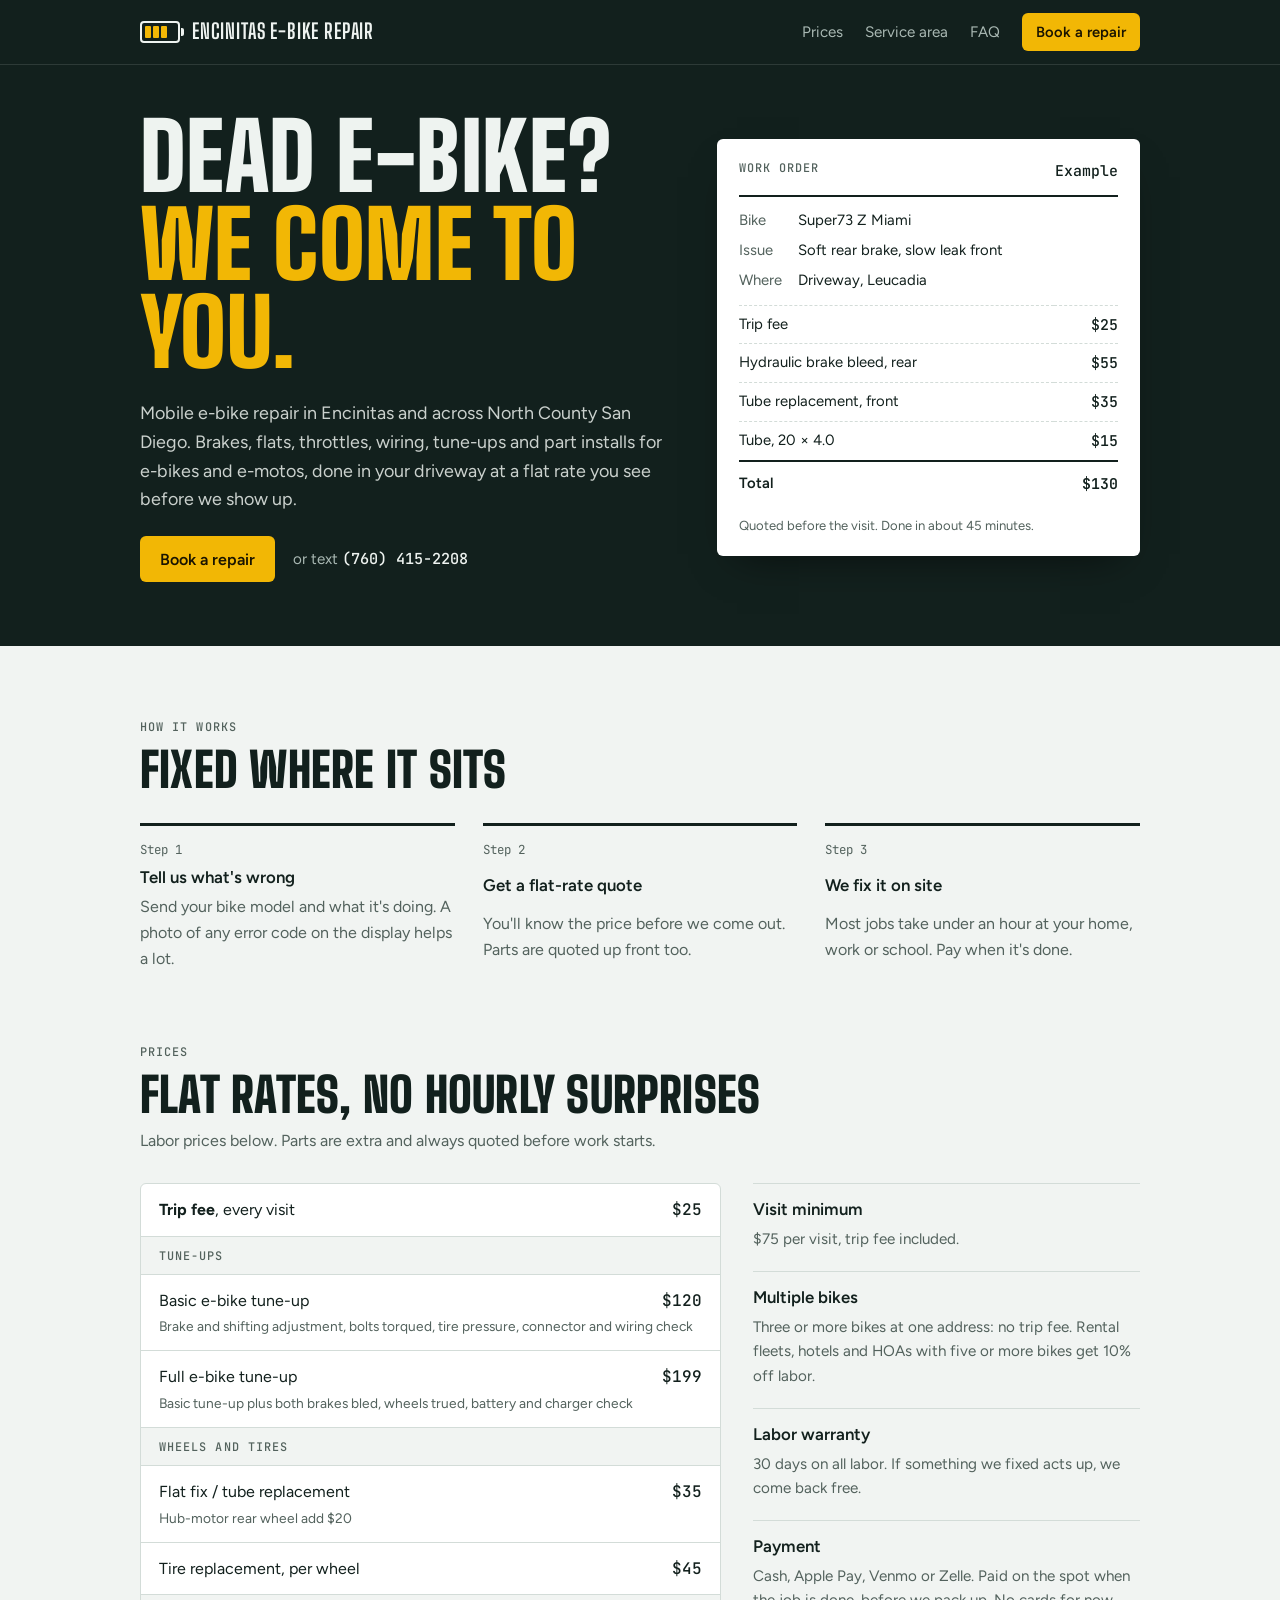
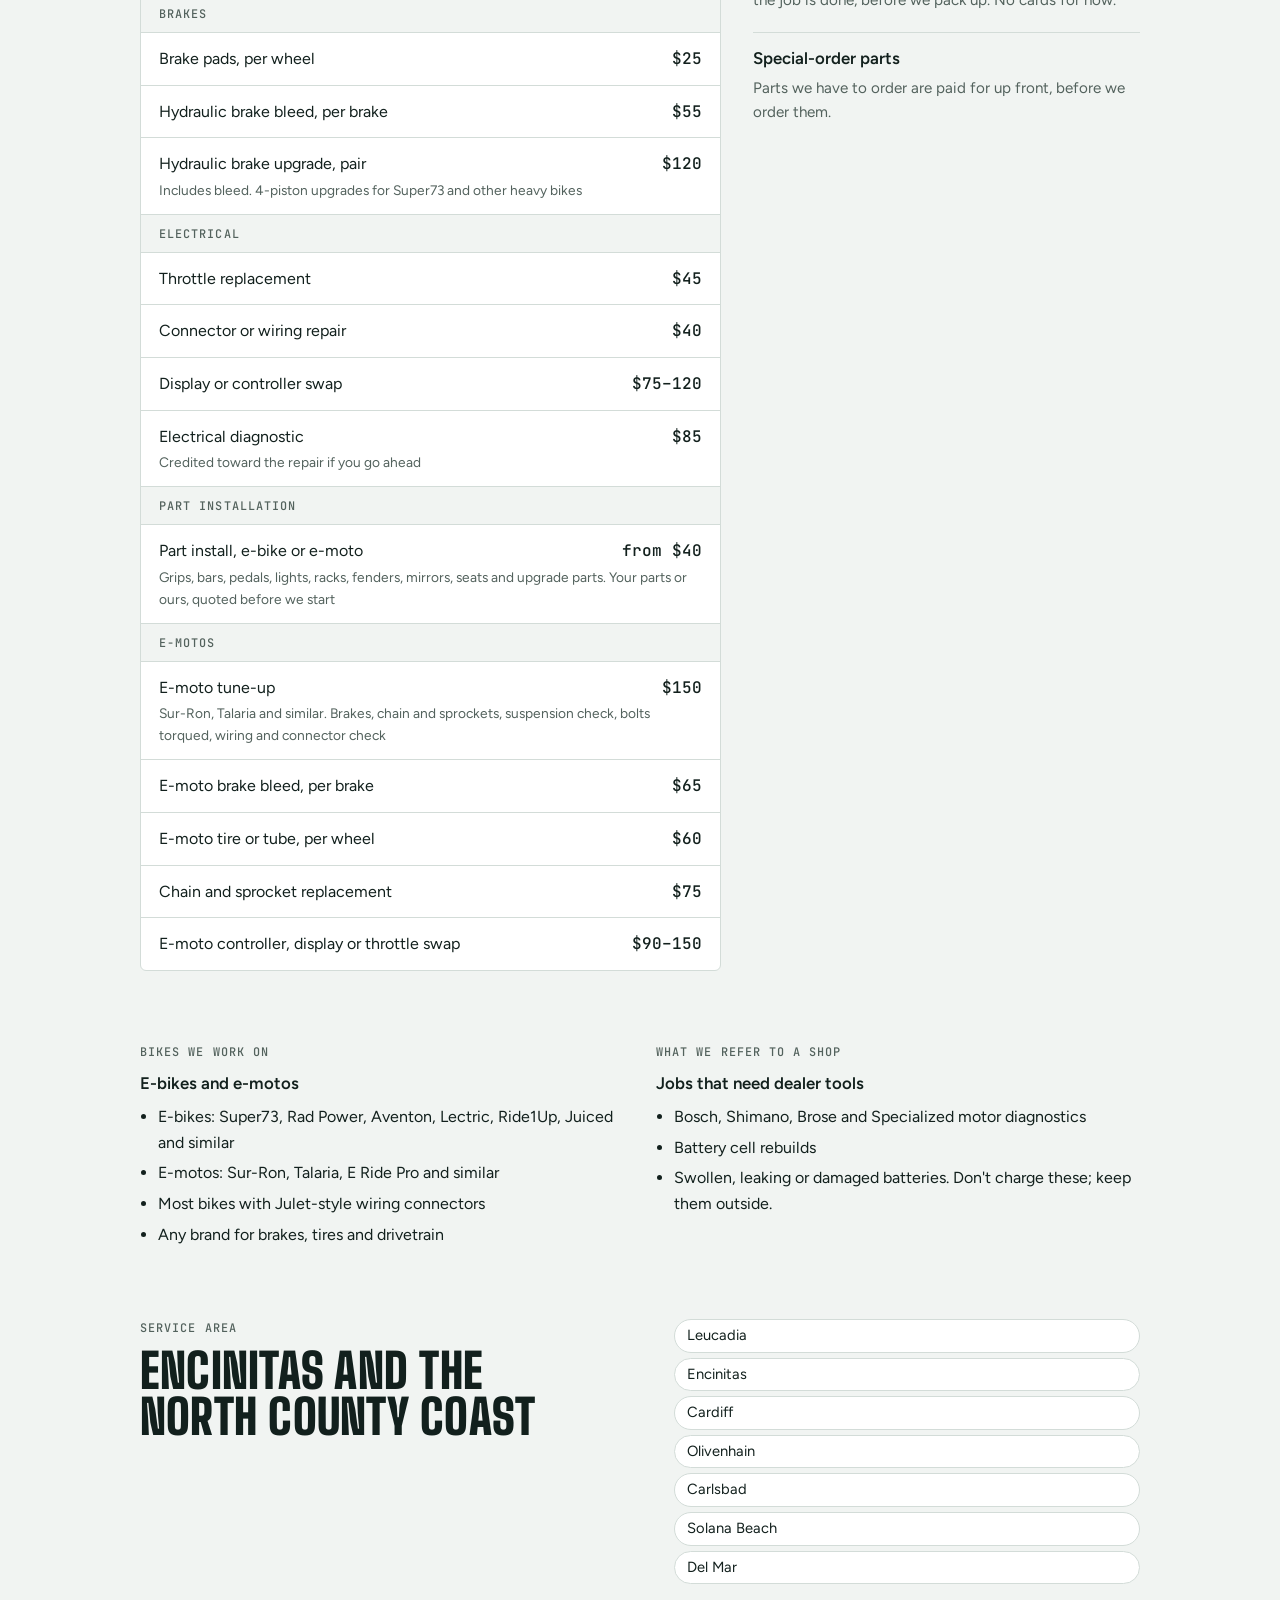
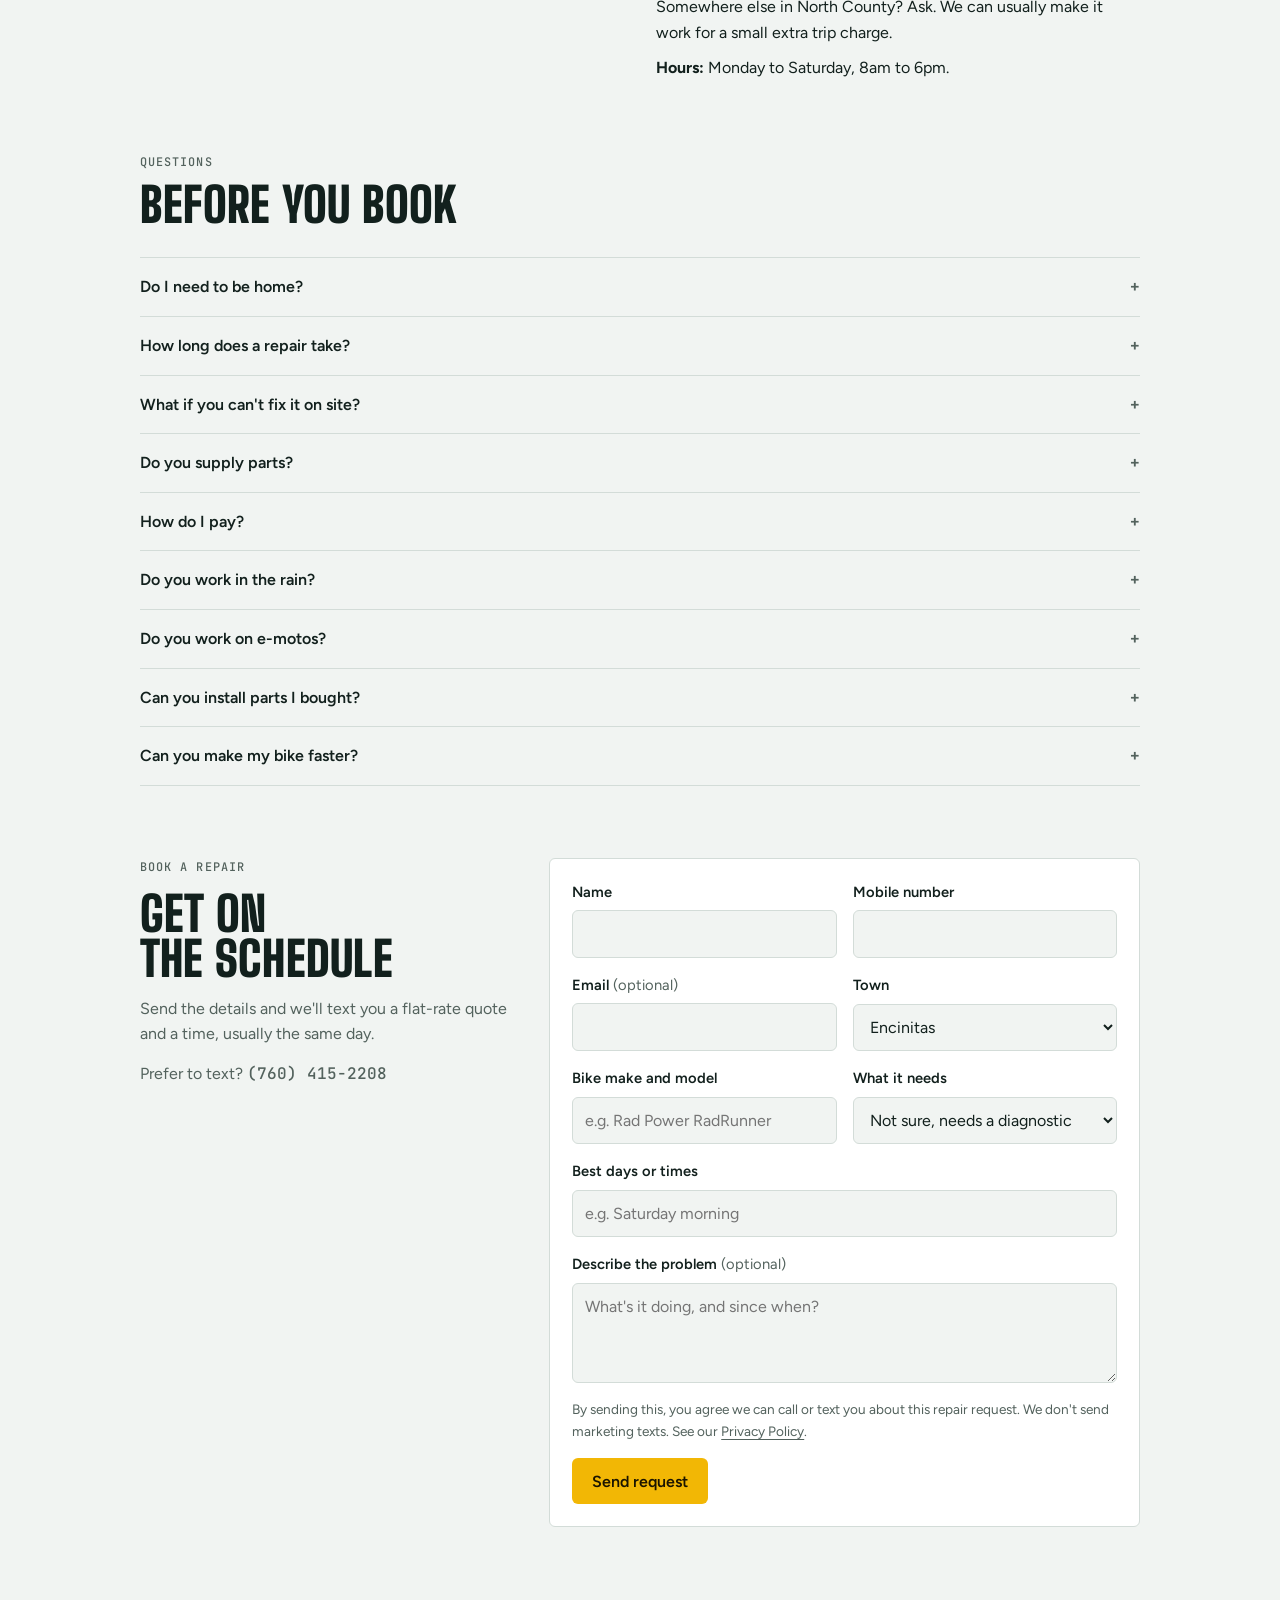
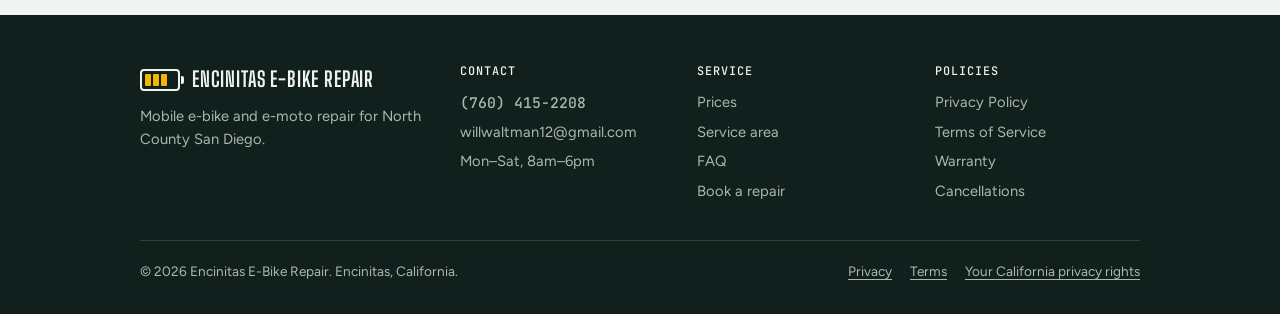
<file: index.html>
<!doctype html>
<html lang="en">
<head>
<meta charset="utf-8">
<meta name="viewport" content="width=device-width, initial-scale=1, viewport-fit=cover">
<title>Mobile E-Bike Repair in Encinitas | Encinitas E-Bike Repair</title>
<meta name="claude:viewport-fit-sides" content="cover">
<meta name="description" content="Mobile e-bike and e-moto repair in Encinitas, Leucadia, Cardiff, Carlsbad and Solana Beach. We come to you: brakes, flats, wiring, tune-ups and part installs.">
<meta property="og:title" content="Mobile E-Bike Repair in Encinitas | Encinitas E-Bike Repair">
<meta property="og:description" content="Mobile e-bike and e-moto repair in Encinitas and North County San Diego. We come to you.">
<link rel="canonical" href="https://encinitasebikerepair.com/">
<meta property="og:site_name" content="Encinitas E-Bike Repair">
<meta property="og:url" content="https://encinitasebikerepair.com/">
<meta property="og:image" content="https://encinitasebikerepair.com/og-image.png">
<meta property="og:image:width" content="1200">
<meta property="og:image:height" content="630">
<meta property="og:locale" content="en_US">
<meta name="twitter:card" content="summary_large_image">
<meta name="twitter:title" content="Mobile E-Bike Repair in Encinitas | Encinitas E-Bike Repair">
<meta name="twitter:description" content="Mobile e-bike and e-moto repair in Encinitas and North County San Diego. We come to you.">
<meta name="twitter:image" content="https://encinitasebikerepair.com/og-image.png">
<meta name="theme-color" content="#12201d">
<link rel="apple-touch-icon" href="apple-touch-icon.png">
<meta property="og:type" content="website">
<link rel="icon" href="favicon.svg" type="image/svg+xml">
<link rel="preconnect" href="https://fonts.googleapis.com">
<link rel="preconnect" href="https://fonts.gstatic.com" crossorigin>
<link rel="preload" as="style" href="https://fonts.googleapis.com/css2?family=Big+Shoulders+Display:wght@700;900&family=Figtree:wght@400;500;600&family=JetBrains+Mono:wght@500&display=swap">
<link rel="stylesheet" href="https://fonts.googleapis.com/css2?family=Big+Shoulders+Display:wght@700;900&family=Figtree:wght@400;500;600&family=JetBrains+Mono:wght@500&display=swap" media="print" onload="this.media='all'">
<noscript><link rel="stylesheet" href="https://fonts.googleapis.com/css2?family=Big+Shoulders+Display:wght@700;900&family=Figtree:wght@400;500;600&family=JetBrains+Mono:wght@500&display=swap"></noscript>
<link rel="stylesheet" href="styles.css?v=20261105">
<script type="application/ld+json">
{
  "@context": "https://schema.org",
  "@type": "BicycleStore",
  "@id": "https://encinitasebikerepair.com/#business",
  "name": "Encinitas E-Bike Repair",
  "description": "Mobile e-bike and e-moto repair in Encinitas and North County San Diego. Brakes, flats, wiring, tune-ups and part installation, done at your home.",
  "url": "https://encinitasebikerepair.com/",
  "telephone": "+1-760-415-2208",
  "email": "willwaltman12@gmail.com",
  "image": "https://encinitasebikerepair.com/og-image.png",
  "logo": "https://encinitasebikerepair.com/apple-touch-icon.png",
  "priceRange": "$$",
  "paymentAccepted": "Cash, Apple Pay, Venmo, Zelle",
  "currenciesAccepted": "USD",
  "address": {
    "@type": "PostalAddress",
    "addressLocality": "Encinitas",
    "addressRegion": "CA",
    "postalCode": "92024",
    "addressCountry": "US"
  },
  "geo": {
    "@type": "GeoCoordinates",
    "latitude": 33.0369,
    "longitude": -117.292
  },
  "areaServed": [
    {
      "@type": "City",
      "name": "Encinitas"
    },
    {
      "@type": "City",
      "name": "Leucadia"
    },
    {
      "@type": "City",
      "name": "Cardiff-by-the-Sea"
    },
    {
      "@type": "City",
      "name": "Olivenhain"
    },
    {
      "@type": "City",
      "name": "Carlsbad"
    },
    {
      "@type": "City",
      "name": "Solana Beach"
    },
    {
      "@type": "City",
      "name": "Del Mar"
    }
  ],
  "openingHoursSpecification": [
    {
      "@type": "OpeningHoursSpecification",
      "dayOfWeek": [
        "Monday",
        "Tuesday",
        "Wednesday",
        "Thursday",
        "Friday",
        "Saturday"
      ],
      "opens": "08:00",
      "closes": "18:00"
    }
  ],
  "hasOfferCatalog": {
    "@type": "OfferCatalog",
    "name": "E-bike and e-moto repair services",
    "itemListElement": [
      {
        "@type": "Offer",
        "itemOffered": {
          "@type": "Service",
          "name": "Basic e-bike tune-up"
        },
        "price": "120",
        "priceCurrency": "USD"
      },
      {
        "@type": "Offer",
        "itemOffered": {
          "@type": "Service",
          "name": "Full e-bike tune-up"
        },
        "price": "199",
        "priceCurrency": "USD"
      },
      {
        "@type": "Offer",
        "itemOffered": {
          "@type": "Service",
          "name": "Flat fix / tube replacement"
        },
        "price": "35",
        "priceCurrency": "USD"
      },
      {
        "@type": "Offer",
        "itemOffered": {
          "@type": "Service",
          "name": "Tire replacement, per wheel"
        },
        "price": "45",
        "priceCurrency": "USD"
      },
      {
        "@type": "Offer",
        "itemOffered": {
          "@type": "Service",
          "name": "Brake pads, per wheel"
        },
        "price": "25",
        "priceCurrency": "USD"
      },
      {
        "@type": "Offer",
        "itemOffered": {
          "@type": "Service",
          "name": "Hydraulic brake bleed, per brake"
        },
        "price": "55",
        "priceCurrency": "USD"
      },
      {
        "@type": "Offer",
        "itemOffered": {
          "@type": "Service",
          "name": "Hydraulic brake upgrade, pair"
        },
        "price": "120",
        "priceCurrency": "USD"
      },
      {
        "@type": "Offer",
        "itemOffered": {
          "@type": "Service",
          "name": "Throttle replacement"
        },
        "price": "45",
        "priceCurrency": "USD"
      },
      {
        "@type": "Offer",
        "itemOffered": {
          "@type": "Service",
          "name": "Connector or wiring repair"
        },
        "price": "40",
        "priceCurrency": "USD"
      },
      {
        "@type": "Offer",
        "itemOffered": {
          "@type": "Service",
          "name": "Electrical diagnostic"
        },
        "price": "85",
        "priceCurrency": "USD"
      },
      {
        "@type": "Offer",
        "itemOffered": {
          "@type": "Service",
          "name": "E-bike or e-moto part installation"
        },
        "price": "40",
        "priceCurrency": "USD"
      },
      {
        "@type": "Offer",
        "itemOffered": {
          "@type": "Service",
          "name": "E-moto tune-up"
        },
        "price": "150",
        "priceCurrency": "USD"
      },
      {
        "@type": "Offer",
        "itemOffered": {
          "@type": "Service",
          "name": "E-moto brake bleed, per brake"
        },
        "price": "65",
        "priceCurrency": "USD"
      },
      {
        "@type": "Offer",
        "itemOffered": {
          "@type": "Service",
          "name": "E-moto tire or tube, per wheel"
        },
        "price": "60",
        "priceCurrency": "USD"
      },
      {
        "@type": "Offer",
        "itemOffered": {
          "@type": "Service",
          "name": "Chain and sprocket replacement"
        },
        "price": "75",
        "priceCurrency": "USD"
      }
    ]
  }
}
</script>
</head>
<body>
<a class="skip" href="#main">Skip to content</a>
<div class="promo" data-ends="2026-12-01T00:00:00-08:00">
  <div class="wrap">
    <p><strong>November special: 25% off all labor</strong> <span class="promo-more">on repairs done by Nov 30. Trip fee and parts not included.</span><span class="promo-short">through Nov 30.</span></p>
    <a href="#book">Book now</a>
  </div>
</div>

<header class="site-header">
  <div class="wrap">
    <a class="brand" href="index.html"><span class="batt" aria-hidden="true"><i></i><i></i><i></i><i class="off"></i></span>Encinitas E-Bike Repair</a>
    <nav class="nav" aria-label="Main">
      <a href="#prices">Prices</a>
      <a href="#area">Service area</a>
      <a href="#faq">FAQ</a>
      <a class="btn small" href="#book">Book a repair</a>
    </nav>
  </div>
</header>

<main id="main">
  <div class="hero">
    <div class="wrap">
      <div class="hero-copy">
        <h1>Dead e-bike?<br><span>We come to you.</span></h1>
        <p class="lede">Mobile e-bike repair in Encinitas and across North County San Diego. Brakes, flats, throttles, wiring, tune-ups and part installs for e-bikes and e-motos, done in your driveway at a flat rate you see before we show up.</p>
        <div class="cta-row">
          <a class="btn" href="#book">Book a repair</a>
          <span class="alt">or text <span class="num">(760) 415-2208</span></span>
        </div>
      </div>
      <aside class="ticket" aria-label="Example quote">
        <div class="ticket-head"><span class="eyebrow">Work order</span><span class="num">Example</span></div>
        <dl>
          <dt>Bike</dt><dd>Super73 Z Miami</dd>
          <dt>Issue</dt><dd>Soft rear brake, slow leak front</dd>
          <dt>Where</dt><dd>Driveway, Leucadia</dd>
        </dl>
        <table>
          <tr><td>Trip fee</td><td class="num">$25</td></tr>
          <tr><td>Hydraulic brake bleed, rear</td><td class="num">$55</td></tr>
          <tr><td>Tube replacement, front</td><td class="num">$35</td></tr>
          <tr><td>Tube, 20 × 4.0</td><td class="num">$15</td></tr>
          <tr class="total"><td>Total</td><td class="num">$130</td></tr>
        </table>
        <p class="stamp">Quoted before the visit. Done in about 45 minutes.</p>
      </aside>
    </div>
  </div>

  <section id="how">
    <div class="wrap">
      <div class="section-head"><span class="eyebrow">How it works</span><h2>Fixed where it sits</h2></div>
      <ol class="steps">
        <li><h3>Tell us what's wrong</h3><p>Send your bike model and what it's doing. A photo of any error code on the display helps a lot.</p></li>
        <li><h3>Get a flat-rate quote</h3><p>You'll know the price before we come out. Parts are quoted up front too.</p></li>
        <li><h3>We fix it on site</h3><p>Most jobs take under an hour at your home, work or school. Pay when it's done.</p></li>
      </ol>
    </div>
  </section>

  <section id="prices">
    <div class="wrap">
      <div class="section-head"><span class="eyebrow">Prices</span><h2>Flat rates, no hourly surprises</h2><p>Labor prices below. Parts are extra and always quoted before work starts.</p></div>
      <div class="prices">
        <div class="board">
          <div class="board-row"><span><strong>Trip fee</strong>, every visit</span><span class="num">$25</span></div>
          <div class="board-group eyebrow">Tune-ups</div>
          <div class="board-row"><span>Basic e-bike tune-up</span><span class="num">$120</span><small>Brake and shifting adjustment, bolts torqued, tire pressure, connector and wiring check</small></div>
          <div class="board-row"><span>Full e-bike tune-up</span><span class="num">$199</span><small>Basic tune-up plus both brakes bled, wheels trued, battery and charger check</small></div>
          <div class="board-group eyebrow">Wheels and tires</div>
          <div class="board-row"><span>Flat fix / tube replacement</span><span class="num">$35</span><small>Hub-motor rear wheel add $20</small></div>
          <div class="board-row"><span>Tire replacement, per wheel</span><span class="num">$45</span></div>
          <div class="board-group eyebrow">Brakes</div>
          <div class="board-row"><span>Brake pads, per wheel</span><span class="num">$25</span></div>
          <div class="board-row"><span>Hydraulic brake bleed, per brake</span><span class="num">$55</span></div>
          <div class="board-row"><span>Hydraulic brake upgrade, pair</span><span class="num">$120</span><small>Includes bleed. 4-piston upgrades for Super73 and other heavy bikes</small></div>
          <div class="board-group eyebrow">Electrical</div>
          <div class="board-row"><span>Throttle replacement</span><span class="num">$45</span></div>
          <div class="board-row"><span>Connector or wiring repair</span><span class="num">$40</span></div>
          <div class="board-row"><span>Display or controller swap</span><span class="num">$75–120</span></div>
          <div class="board-row"><span>Electrical diagnostic</span><span class="num">$85</span><small>Credited toward the repair if you go ahead</small></div>
          <div class="board-group eyebrow">Part installation</div>
          <div class="board-row"><span>Part install, e-bike or e-moto</span><span class="num">from $40</span><small>Grips, bars, pedals, lights, racks, fenders, mirrors, seats and upgrade parts. Your parts or ours, quoted before we start</small></div>
          <div class="board-group eyebrow">E-motos</div>
          <div class="board-row"><span>E-moto tune-up</span><span class="num">$150</span><small>Sur-Ron, Talaria and similar. Brakes, chain and sprockets, suspension check, bolts torqued, wiring and connector check</small></div>
          <div class="board-row"><span>E-moto brake bleed, per brake</span><span class="num">$65</span></div>
          <div class="board-row"><span>E-moto tire or tube, per wheel</span><span class="num">$60</span></div>
          <div class="board-row"><span>Chain and sprocket replacement</span><span class="num">$75</span></div>
          <div class="board-row"><span>E-moto controller, display or throttle swap</span><span class="num">$90–150</span></div>
        </div>
        <div class="side-notes">
          <div class="note-block promo-note" data-ends="2026-12-01T00:00:00-08:00"><h3>November special</h3><p>25% off all labor prices on this page, on repairs done by November 30. Trip fee and parts are full price.</p></div>
          <div class="note-block"><h3>Visit minimum</h3><p>$75 per visit, trip fee included.</p></div>
          <div class="note-block"><h3>Multiple bikes</h3><p>Three or more bikes at one address: no trip fee. Rental fleets, hotels and HOAs with five or more bikes get 10% off labor.</p></div>
          <div class="note-block"><h3>Labor warranty</h3><p>30 days on all labor. If something we fixed acts up, we come back free.</p></div>
          <div class="note-block"><h3>Payment</h3><p>Cash, Apple Pay, Venmo or Zelle. Paid on the spot when the job is done, before we pack up. No cards for now.</p></div>
          <div class="note-block"><h3>Special-order parts</h3><p>Parts we have to order are paid for up front, before we order them.</p></div>
        </div>
      </div>
    </div>
  </section>

  <section id="bikes">
    <div class="wrap cols">
      <div>
        <span class="eyebrow">Bikes we work on</span>
        <h3>E-bikes and e-motos</h3>
        <ul>
          <li>E-bikes: Super73, Rad Power, Aventon, Lectric, Ride1Up, Juiced and similar</li>
          <li>E-motos: Sur-Ron, Talaria, E Ride Pro and similar</li>
          <li>Most bikes with Julet-style wiring connectors</li>
          <li>Any brand for brakes, tires and drivetrain</li>
        </ul>
      </div>
      <div>
        <span class="eyebrow">What we refer to a shop</span>
        <h3>Jobs that need dealer tools</h3>
        <ul>
          <li>Bosch, Shimano, Brose and Specialized motor diagnostics</li>
          <li>Battery cell rebuilds</li>
          <li>Swollen, leaking or damaged batteries. Don't charge these; keep them outside.</li>
        </ul>
      </div>
    </div>
  </section>

  <section id="area">
    <div class="wrap cols">
      <div>
        <span class="eyebrow">Service area</span>
        <h2>Encinitas and the North County coast</h2>
      </div>
      <div>
        <ul class="towns">
          <li>Leucadia</li><li>Encinitas</li><li>Cardiff</li><li>Olivenhain</li><li>Carlsbad</li><li>Solana Beach</li><li>Del Mar</li>
        </ul>
        <p>Somewhere else in North County? Ask. We can usually make it work for a small extra trip charge.</p>
        <p><strong>Hours:</strong> Monday to Saturday, 8am to 6pm.</p>
      </div>
    </div>
  </section>

  <section id="faq">
    <div class="wrap">
      <div class="section-head"><span class="eyebrow">Questions</span><h2>Before you book</h2></div>
      <div class="faq">
        <details><summary>Do I need to be home?</summary><p>Not always. If the bike is somewhere we can reach, like a driveway or side yard, and you've approved the quote, we can do the work and text you when it's done. Unattended repairs are paid up front by Apple Pay, Venmo or Zelle.</p></details>
        <details><summary>How long does a repair take?</summary><p>Most flats, brake jobs and throttle swaps take 20 to 60 minutes. A full tune-up takes about 90 minutes.</p></details>
        <details><summary>What if you can't fix it on site?</summary><p>If a job needs dealer software or a part we don't carry, we'll tell you before charging for labor, and point you to a shop that can help. You'd only pay the trip fee and any diagnostic you approved.</p></details>
        <details><summary>Do you supply parts?</summary><p>Yes. We carry common tubes, pads, throttles, connectors and chains. For anything else we order it, quote it first, and come back to install it.</p></details>
        <details><summary>How do I pay?</summary><p>Cash, Apple Pay, Venmo or Zelle. We don't take credit or debit cards yet. You pay when the job is done and you've seen the bike working. If you won't be home, you pay up front by Apple Pay, Venmo or Zelle.</p></details>
        <details><summary>Do you work in the rain?</summary><p>We need a dry, covered spot like a garage or carport to work on electrical parts. If there isn't one, we'll reschedule at no charge.</p></details>
        <details><summary>Do you work on e-motos?</summary><p>Yes. We do tune-ups, brakes, tires, chains and sprockets, wiring, and part installs on Sur-Ron, Talaria, E Ride Pro and similar e-motos. In California most e-motos are off-highway vehicles, not e-bikes, so they need to be ridden off-road or registered for the street.</p></details>
        <details><summary>Can you install parts I bought?</summary><p>Yes. Send us what you bought and we'll quote the install. We warranty our labor, but the part itself is covered by whoever sold it.</p></details>
        <details><summary>Can you make my bike faster?</summary><p>We don't remove speed limiters or set up bikes to go past California's legal e-bike class limits for street riding.</p></details>
      </div>
    </div>
  </section>

  <section id="book">
    <div class="wrap book">
      <div class="book-info">
        <span class="eyebrow">Book a repair</span>
        <h2>Get on the schedule</h2>
        <p>Send the details and we'll text you a flat-rate quote and a time, usually the same day.</p>
        <p>Prefer to text? <span class="num">(760) 415-2208</span></p>
      </div>
      <form id="booking" novalidate>
        <div class="row">
          <div class="field"><label for="name">Name</label><input id="name" name="name" autocomplete="name" required></div>
          <div class="field"><label for="phone">Mobile number</label><input id="phone" name="phone" type="tel" autocomplete="tel" inputmode="tel" required></div>
        </div>
        <div class="row">
          <div class="field"><label for="email">Email <span class="opt">(optional)</span></label><input id="email" name="email" type="email" autocomplete="email"></div>
          <div class="field"><label for="town">Town</label>
            <select id="town" name="town"><option>Leucadia</option><option selected>Encinitas</option><option>Cardiff</option><option>Olivenhain</option><option>Carlsbad</option><option>Solana Beach</option><option>Del Mar</option><option>Somewhere else</option></select>
          </div>
        </div>
        <div class="row">
          <div class="field"><label for="bike">Bike make and model</label><input id="bike" name="bike" placeholder="e.g. Rad Power RadRunner" required></div>
          <div class="field"><label for="job">What it needs</label>
            <select id="job" name="job"><option>Not sure, needs a diagnostic</option><option>Flat tire</option><option>Brakes</option><option>Throttle or display</option><option>Won't power on</option><option>Tune-up</option><option>Brake upgrade</option><option>Part installation</option><option>E-moto repair</option><option>Something else</option></select>
          </div>
        </div>
        <div class="field"><label for="when">Best days or times</label><input id="when" name="when" placeholder="e.g. Saturday morning"></div>
        <div class="field"><label for="details">Describe the problem <span class="opt">(optional)</span></label><textarea id="details" name="details" placeholder="What's it doing, and since when?"></textarea></div>
        <div class="hp" aria-hidden="true"><label for="company">Leave this empty</label><input id="company" name="_gotcha" tabindex="-1" autocomplete="off"></div>
        <p class="consent">By sending this, you agree we can call or text you about this repair request. We don't send marketing texts. See our <a href="privacy.html">Privacy Policy</a>.</p>
        <p class="form-msg" id="form-msg" role="status" hidden></p>
        <div><button class="btn" type="submit" id="submit">Send request</button></div>
        <div class="fallback" id="fallback" hidden>
          <p class="form-msg err">We couldn't send your request. Copy this and text it to <span class="num">(760) 415-2208</span> instead.</p>
          <pre id="fallback-text"></pre>
          <div><button class="btn ghost small" type="button" id="copy">Copy text</button> <span class="form-msg ok" id="copied" hidden>Copied</span></div>
        </div>
      </form>
    </div>
  </section>
</main>

<footer class="site-footer">
  <div class="wrap">
    <div class="foot-grid">
      <div>
        <a class="brand" href="index.html"><span class="batt" aria-hidden="true"><i></i><i></i><i></i><i class="off"></i></span>Encinitas E-Bike Repair</a>
        <p>Mobile e-bike and e-moto repair for North County San Diego.</p>
      </div>
      <div>
        <h3>Contact</h3>
        <ul>
          <li class="num">(760) 415-2208</li>
          <li>willwaltman12@gmail.com</li>
          <li>Mon–Sat, 8am–6pm</li>
        </ul>
      </div>
      <div>
        <h3>Service</h3>
        <ul>
          <li><a href="#prices">Prices</a></li>
          <li><a href="#area">Service area</a></li>
          <li><a href="#faq">FAQ</a></li>
          <li><a href="#book">Book a repair</a></li>
        </ul>
      </div>
      <div>
        <h3>Policies</h3>
        <ul>
          <li><a href="privacy.html">Privacy Policy</a></li>
          <li><a href="terms.html">Terms of Service</a></li>
          <li><a href="terms.html#warranty">Warranty</a></li>
          <li><a href="terms.html#cancellations">Cancellations</a></li>
        </ul>
      </div>
    </div>
    <div class="legal-bar">
      <span>© <span id="year">2026</span> Encinitas E-Bike Repair. Encinitas, California.</span>
      <nav aria-label="Legal"><a href="privacy.html">Privacy</a><a href="terms.html">Terms</a><a href="privacy.html#ccpa">Your California privacy rights</a></nav>
    </div>
  </div>
</footer>

<script src="script.js?v=20261105"></script>
</body>
</html>
</file>
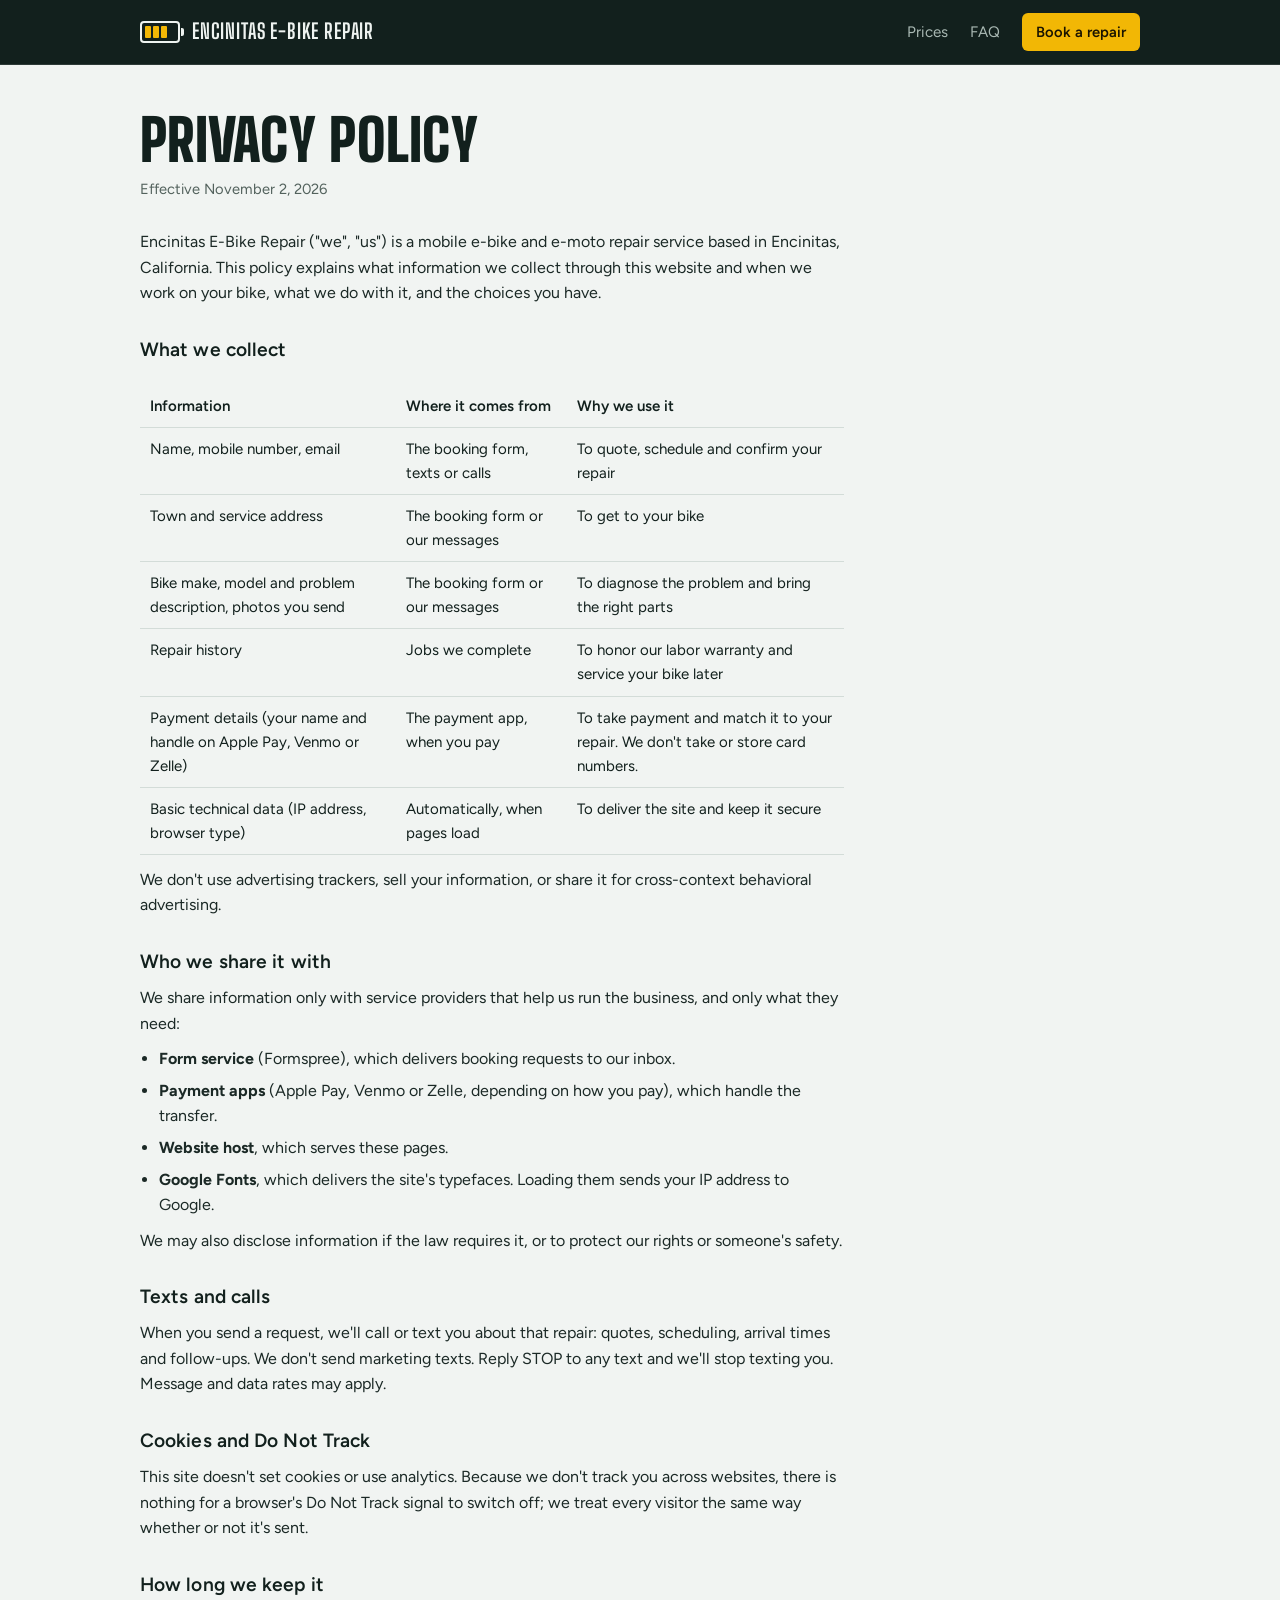
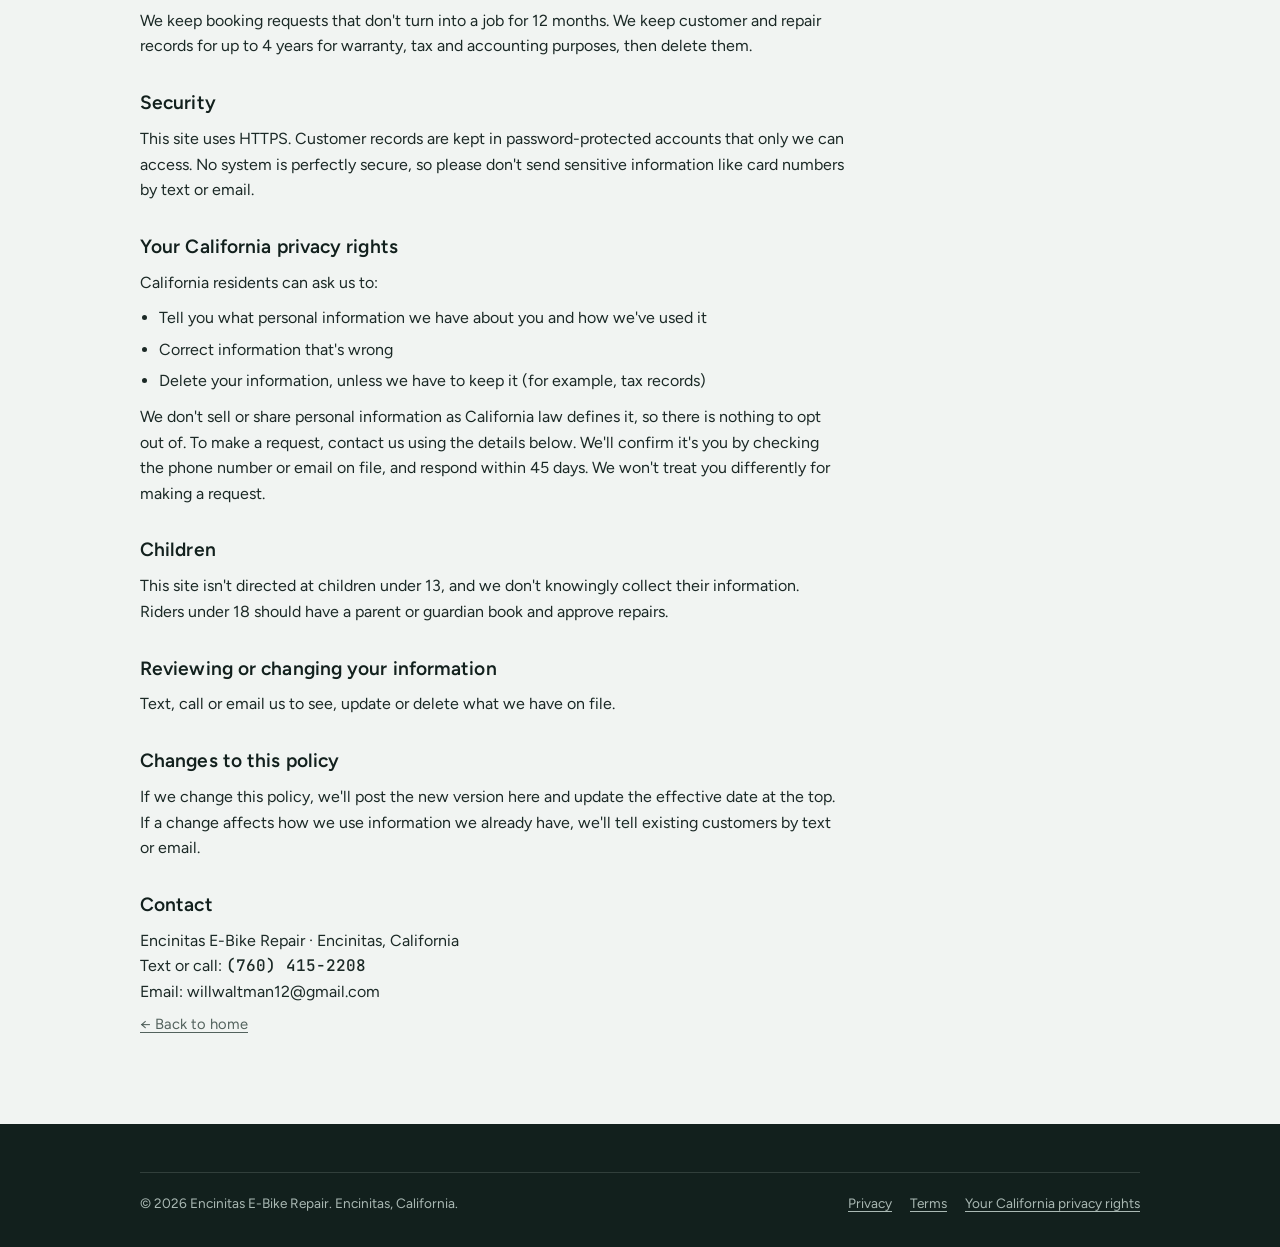
<file: privacy.html>
<!doctype html>
<html lang="en">
<head>
<meta charset="utf-8">
<meta name="viewport" content="width=device-width, initial-scale=1, viewport-fit=cover">
<title>Privacy Policy · Encinitas E-Bike Repair</title>
<meta name="claude:viewport-fit-sides" content="cover">
<meta name="description" content="How Encinitas E-Bike Repair collects, uses and protects your information.">
<link rel="icon" href="favicon.svg" type="image/svg+xml">
<link rel="canonical" href="https://encinitasebikerepair.com/privacy.html">
<meta property="og:site_name" content="Encinitas E-Bike Repair">
<meta property="og:url" content="https://encinitasebikerepair.com/privacy.html">
<meta property="og:image" content="https://encinitasebikerepair.com/og-image.png">
<meta property="og:image:width" content="1200">
<meta property="og:image:height" content="630">
<meta property="og:locale" content="en_US">
<meta name="twitter:card" content="summary_large_image">
<meta name="twitter:title" content="Privacy Policy · Encinitas E-Bike Repair">
<meta name="twitter:description" content="How Encinitas E-Bike Repair collects, uses and protects your information.">
<meta name="twitter:image" content="https://encinitasebikerepair.com/og-image.png">
<meta name="theme-color" content="#12201d">
<link rel="apple-touch-icon" href="apple-touch-icon.png">
<link rel="preconnect" href="https://fonts.googleapis.com">
<link rel="preconnect" href="https://fonts.gstatic.com" crossorigin>
<link rel="preload" as="style" href="https://fonts.googleapis.com/css2?family=Big+Shoulders+Display:wght@700;900&family=Figtree:wght@400;500;600&family=JetBrains+Mono:wght@500&display=swap">
<link rel="stylesheet" href="https://fonts.googleapis.com/css2?family=Big+Shoulders+Display:wght@700;900&family=Figtree:wght@400;500;600&family=JetBrains+Mono:wght@500&display=swap" media="print" onload="this.media='all'">
<noscript><link rel="stylesheet" href="https://fonts.googleapis.com/css2?family=Big+Shoulders+Display:wght@700;900&family=Figtree:wght@400;500;600&family=JetBrains+Mono:wght@500&display=swap"></noscript>
<link rel="stylesheet" href="styles.css?v=20261105">
</head>
<body>
<a class="skip" href="#main">Skip to content</a>
<header class="site-header">
  <div class="wrap">
    <a class="brand" href="index.html"><span class="batt" aria-hidden="true"><i></i><i></i><i></i><i class="off"></i></span>Encinitas E-Bike Repair</a>
    <nav class="nav" aria-label="Main"><a href="index.html#prices">Prices</a><a href="index.html#faq">FAQ</a><a class="btn small" href="index.html#book">Book a repair</a></nav>
  </div>
</header>

<main id="main" class="wrap">
  <article class="prose">
    <h1>Privacy Policy</h1>
    <p class="updated">Effective November 2, 2026</p>

    <p>Encinitas E-Bike Repair ("we", "us") is a mobile e-bike and e-moto repair service based in Encinitas, California. This policy explains what information we collect through this website and when we work on your bike, what we do with it, and the choices you have.</p>

    <h2>What we collect</h2>
    <div class="table-scroll">
      <table>
        <thead><tr><th>Information</th><th>Where it comes from</th><th>Why we use it</th></tr></thead>
        <tbody>
          <tr><td>Name, mobile number, email</td><td>The booking form, texts or calls</td><td>To quote, schedule and confirm your repair</td></tr>
          <tr><td>Town and service address</td><td>The booking form or our messages</td><td>To get to your bike</td></tr>
          <tr><td>Bike make, model and problem description, photos you send</td><td>The booking form or our messages</td><td>To diagnose the problem and bring the right parts</td></tr>
          <tr><td>Repair history</td><td>Jobs we complete</td><td>To honor our labor warranty and service your bike later</td></tr>
          <tr><td>Payment details (your name and handle on Apple Pay, Venmo or Zelle)</td><td>The payment app, when you pay</td><td>To take payment and match it to your repair. We don't take or store card numbers.</td></tr>
          <tr><td>Basic technical data (IP address, browser type)</td><td>Automatically, when pages load</td><td>To deliver the site and keep it secure</td></tr>
        </tbody>
      </table>
    </div>
    <p>We don't use advertising trackers, sell your information, or share it for cross-context behavioral advertising.</p>

    <h2>Who we share it with</h2>
    <p>We share information only with service providers that help us run the business, and only what they need:</p>
    <ul>
      <li><strong>Form service</strong> (Formspree), which delivers booking requests to our inbox.</li>
      <li><strong>Payment apps</strong> (Apple Pay, Venmo or Zelle, depending on how you pay), which handle the transfer.</li>
      <li><strong>Website host</strong>, which serves these pages.</li>
      <li><strong>Google Fonts</strong>, which delivers the site's typefaces. Loading them sends your IP address to Google.</li>
    </ul>
    <p>We may also disclose information if the law requires it, or to protect our rights or someone's safety.</p>

    <h2>Texts and calls</h2>
    <p>When you send a request, we'll call or text you about that repair: quotes, scheduling, arrival times and follow-ups. We don't send marketing texts. Reply STOP to any text and we'll stop texting you. Message and data rates may apply.</p>

    <h2>Cookies and Do Not Track</h2>
    <p>This site doesn't set cookies or use analytics. Because we don't track you across websites, there is nothing for a browser's Do Not Track signal to switch off; we treat every visitor the same way whether or not it's sent.</p>

    <h2>How long we keep it</h2>
    <p>We keep booking requests that don't turn into a job for 12 months. We keep customer and repair records for up to 4 years for warranty, tax and accounting purposes, then delete them.</p>

    <h2>Security</h2>
    <p>This site uses HTTPS. Customer records are kept in password-protected accounts that only we can access. No system is perfectly secure, so please don't send sensitive information like card numbers by text or email.</p>

    <h2 id="ccpa">Your California privacy rights</h2>
    <p>California residents can ask us to:</p>
    <ul>
      <li>Tell you what personal information we have about you and how we've used it</li>
      <li>Correct information that's wrong</li>
      <li>Delete your information, unless we have to keep it (for example, tax records)</li>
    </ul>
    <p>We don't sell or share personal information as California law defines it, so there is nothing to opt out of. To make a request, contact us using the details below. We'll confirm it's you by checking the phone number or email on file, and respond within 45 days. We won't treat you differently for making a request.</p>

    <h2>Children</h2>
    <p>This site isn't directed at children under 13, and we don't knowingly collect their information. Riders under 18 should have a parent or guardian book and approve repairs.</p>

    <h2>Reviewing or changing your information</h2>
    <p>Text, call or email us to see, update or delete what we have on file.</p>

    <h2>Changes to this policy</h2>
    <p>If we change this policy, we'll post the new version here and update the effective date at the top. If a change affects how we use information we already have, we'll tell existing customers by text or email.</p>

    <h2>Contact</h2>
    <p>Encinitas E-Bike Repair · Encinitas, California<br>
    Text or call: <span class="num">(760) 415-2208</span><br>
    Email: willwaltman12@gmail.com</p>

    <a class="back" href="index.html">← Back to home</a>
  </article>
</main>

<footer class="site-footer">
  <div class="wrap">
    <div class="legal-bar">
      <span>© <span id="year">2026</span> Encinitas E-Bike Repair. Encinitas, California.</span>
      <nav aria-label="Legal"><a href="privacy.html">Privacy</a><a href="terms.html">Terms</a><a href="privacy.html#ccpa">Your California privacy rights</a></nav>
    </div>
  </div>
</footer>
<script src="script.js?v=20261105"></script>
</body>
</html>
</file>
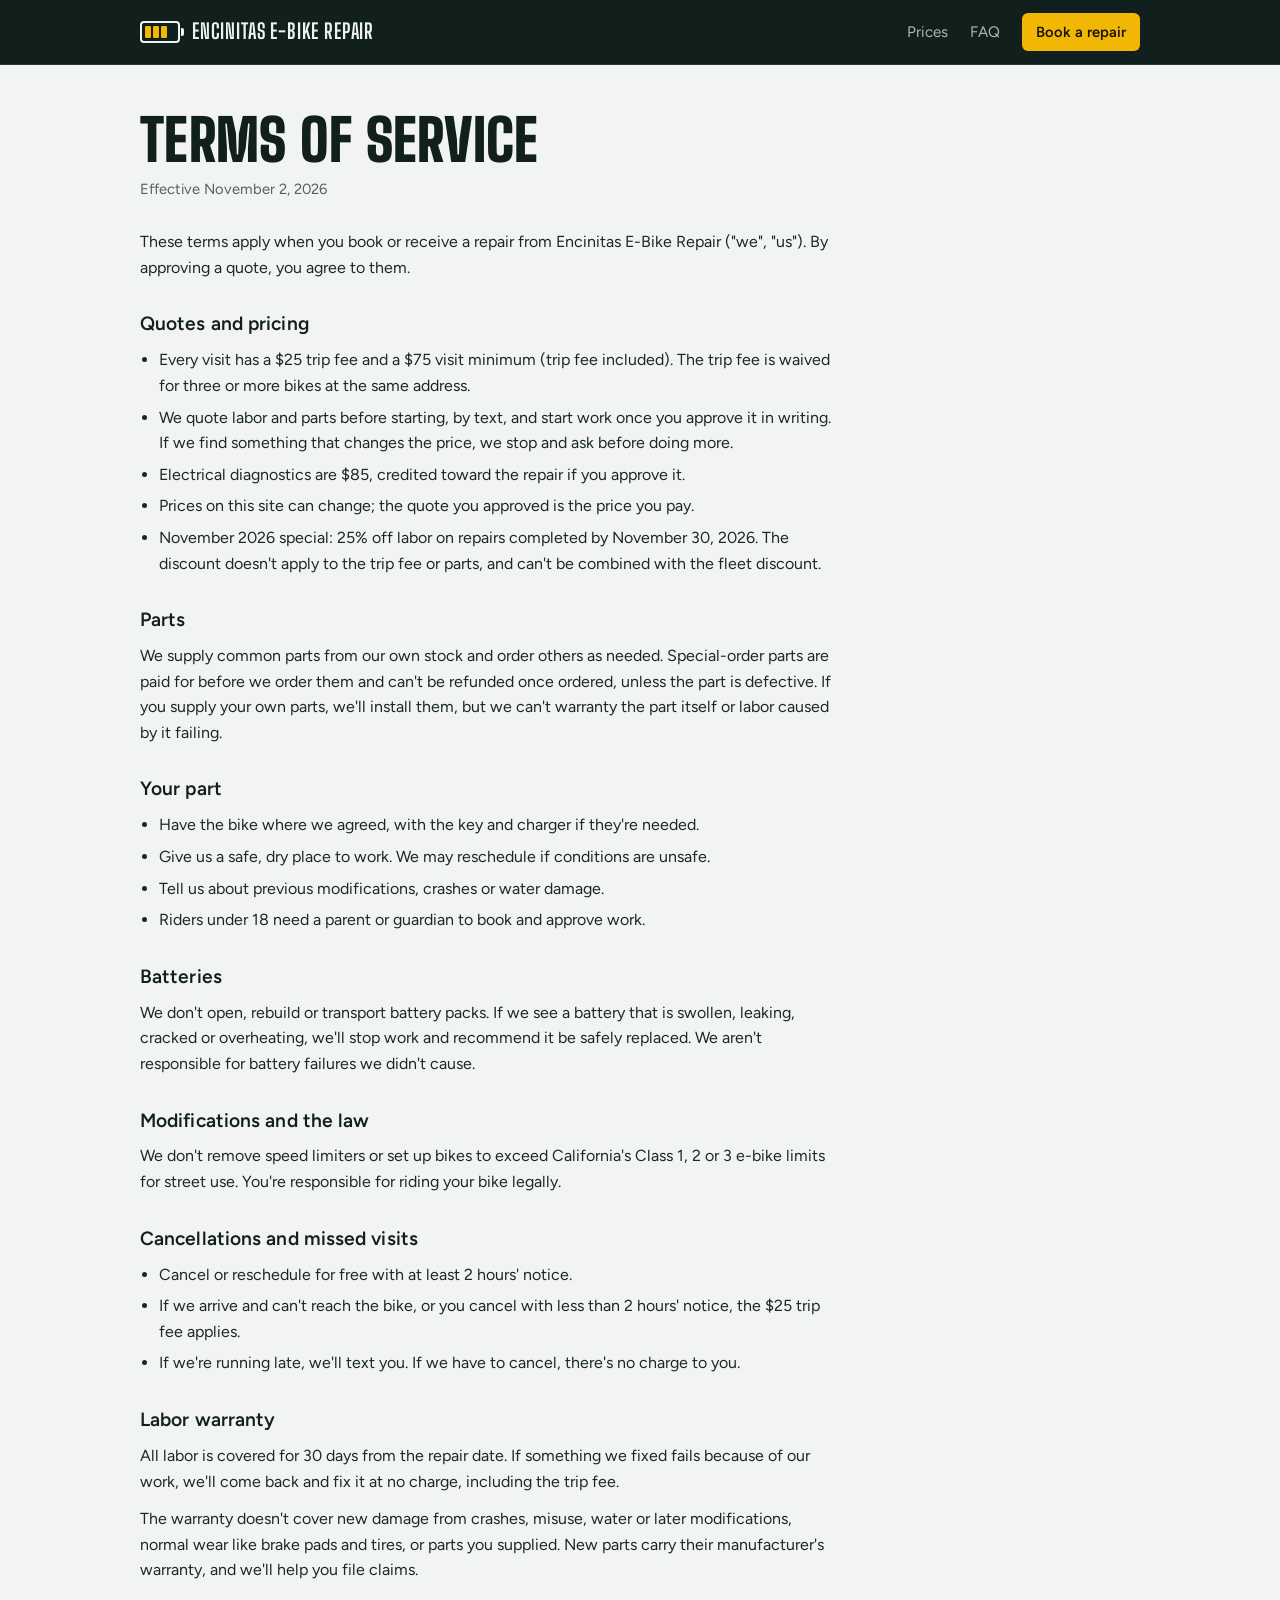
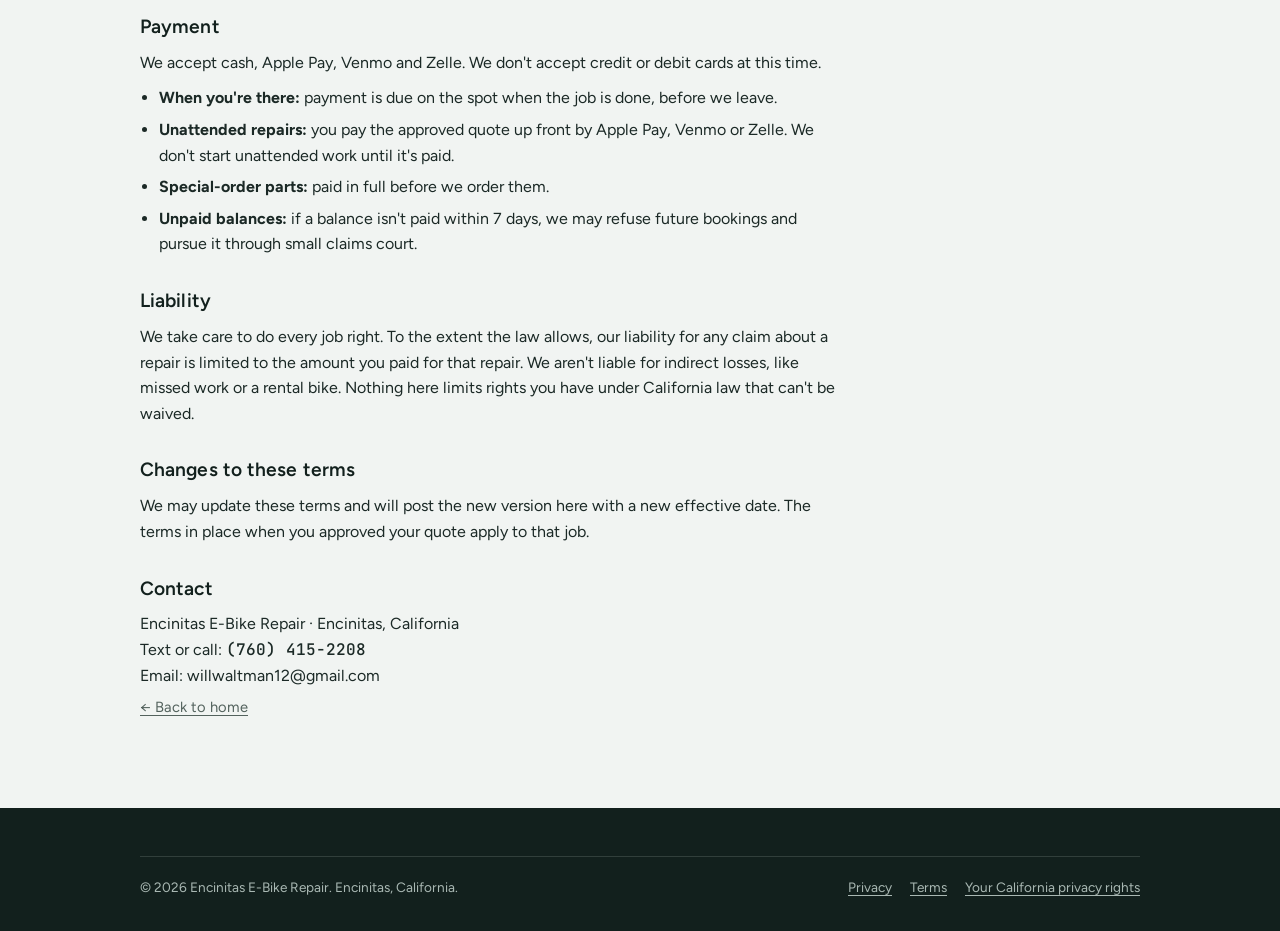
<file: terms.html>
<!doctype html>
<html lang="en">
<head>
<meta charset="utf-8">
<meta name="viewport" content="width=device-width, initial-scale=1, viewport-fit=cover">
<title>Terms of Service · Encinitas E-Bike Repair</title>
<meta name="claude:viewport-fit-sides" content="cover">
<meta name="description" content="Service terms, warranty and cancellation policy for Encinitas E-Bike Repair.">
<link rel="icon" href="favicon.svg" type="image/svg+xml">
<link rel="canonical" href="https://encinitasebikerepair.com/terms.html">
<meta property="og:site_name" content="Encinitas E-Bike Repair">
<meta property="og:url" content="https://encinitasebikerepair.com/terms.html">
<meta property="og:image" content="https://encinitasebikerepair.com/og-image.png">
<meta property="og:image:width" content="1200">
<meta property="og:image:height" content="630">
<meta property="og:locale" content="en_US">
<meta name="twitter:card" content="summary_large_image">
<meta name="twitter:title" content="Terms of Service · Encinitas E-Bike Repair">
<meta name="twitter:description" content="Service terms, warranty and cancellation policy for Encinitas E-Bike Repair.">
<meta name="twitter:image" content="https://encinitasebikerepair.com/og-image.png">
<meta name="theme-color" content="#12201d">
<link rel="apple-touch-icon" href="apple-touch-icon.png">
<link rel="preconnect" href="https://fonts.googleapis.com">
<link rel="preconnect" href="https://fonts.gstatic.com" crossorigin>
<link rel="preload" as="style" href="https://fonts.googleapis.com/css2?family=Big+Shoulders+Display:wght@700;900&family=Figtree:wght@400;500;600&family=JetBrains+Mono:wght@500&display=swap">
<link rel="stylesheet" href="https://fonts.googleapis.com/css2?family=Big+Shoulders+Display:wght@700;900&family=Figtree:wght@400;500;600&family=JetBrains+Mono:wght@500&display=swap" media="print" onload="this.media='all'">
<noscript><link rel="stylesheet" href="https://fonts.googleapis.com/css2?family=Big+Shoulders+Display:wght@700;900&family=Figtree:wght@400;500;600&family=JetBrains+Mono:wght@500&display=swap"></noscript>
<link rel="stylesheet" href="styles.css?v=20261105">
</head>
<body>
<a class="skip" href="#main">Skip to content</a>
<header class="site-header">
  <div class="wrap">
    <a class="brand" href="index.html"><span class="batt" aria-hidden="true"><i></i><i></i><i></i><i class="off"></i></span>Encinitas E-Bike Repair</a>
    <nav class="nav" aria-label="Main"><a href="index.html#prices">Prices</a><a href="index.html#faq">FAQ</a><a class="btn small" href="index.html#book">Book a repair</a></nav>
  </div>
</header>

<main id="main" class="wrap">
  <article class="prose">
    <h1>Terms of Service</h1>
    <p class="updated">Effective November 2, 2026</p>

    <p>These terms apply when you book or receive a repair from Encinitas E-Bike Repair ("we", "us"). By approving a quote, you agree to them.</p>

    <h2>Quotes and pricing</h2>
    <ul>
      <li>Every visit has a $25 trip fee and a $75 visit minimum (trip fee included). The trip fee is waived for three or more bikes at the same address.</li>
      <li>We quote labor and parts before starting, by text, and start work once you approve it in writing. If we find something that changes the price, we stop and ask before doing more.</li>
      <li>Electrical diagnostics are $85, credited toward the repair if you approve it.</li>
      <li>Prices on this site can change; the quote you approved is the price you pay.</li>
      <li>November 2026 special: 25% off labor on repairs completed by November 30, 2026. The discount doesn't apply to the trip fee or parts, and can't be combined with the fleet discount.</li>
    </ul>

    <h2>Parts</h2>
    <p>We supply common parts from our own stock and order others as needed. Special-order parts are paid for before we order them and can't be refunded once ordered, unless the part is defective. If you supply your own parts, we'll install them, but we can't warranty the part itself or labor caused by it failing.</p>

    <h2>Your part</h2>
    <ul>
      <li>Have the bike where we agreed, with the key and charger if they're needed.</li>
      <li>Give us a safe, dry place to work. We may reschedule if conditions are unsafe.</li>
      <li>Tell us about previous modifications, crashes or water damage.</li>
      <li>Riders under 18 need a parent or guardian to book and approve work.</li>
    </ul>

    <h2>Batteries</h2>
    <p>We don't open, rebuild or transport battery packs. If we see a battery that is swollen, leaking, cracked or overheating, we'll stop work and recommend it be safely replaced. We aren't responsible for battery failures we didn't cause.</p>

    <h2>Modifications and the law</h2>
    <p>We don't remove speed limiters or set up bikes to exceed California's Class 1, 2 or 3 e-bike limits for street use. You're responsible for riding your bike legally.</p>

    <h2 id="cancellations">Cancellations and missed visits</h2>
    <ul>
      <li>Cancel or reschedule for free with at least 2 hours' notice.</li>
      <li>If we arrive and can't reach the bike, or you cancel with less than 2 hours' notice, the $25 trip fee applies.</li>
      <li>If we're running late, we'll text you. If we have to cancel, there's no charge to you.</li>
    </ul>

    <h2 id="warranty">Labor warranty</h2>
    <p>All labor is covered for 30 days from the repair date. If something we fixed fails because of our work, we'll come back and fix it at no charge, including the trip fee.</p>
    <p>The warranty doesn't cover new damage from crashes, misuse, water or later modifications, normal wear like brake pads and tires, or parts you supplied. New parts carry their manufacturer's warranty, and we'll help you file claims.</p>

    <h2>Payment</h2>
    <p>We accept cash, Apple Pay, Venmo and Zelle. We don't accept credit or debit cards at this time.</p>
    <ul>
      <li><strong>When you're there:</strong> payment is due on the spot when the job is done, before we leave.</li>
      <li><strong>Unattended repairs:</strong> you pay the approved quote up front by Apple Pay, Venmo or Zelle. We don't start unattended work until it's paid.</li>
      <li><strong>Special-order parts:</strong> paid in full before we order them.</li>
      <li><strong>Unpaid balances:</strong> if a balance isn't paid within 7 days, we may refuse future bookings and pursue it through small claims court.</li>
    </ul>

    <h2>Liability</h2>
    <p>We take care to do every job right. To the extent the law allows, our liability for any claim about a repair is limited to the amount you paid for that repair. We aren't liable for indirect losses, like missed work or a rental bike. Nothing here limits rights you have under California law that can't be waived.</p>

    <h2>Changes to these terms</h2>
    <p>We may update these terms and will post the new version here with a new effective date. The terms in place when you approved your quote apply to that job.</p>

    <h2>Contact</h2>
    <p>Encinitas E-Bike Repair · Encinitas, California<br>
    Text or call: <span class="num">(760) 415-2208</span><br>
    Email: willwaltman12@gmail.com</p>

    <a class="back" href="index.html">← Back to home</a>
  </article>
</main>

<footer class="site-footer">
  <div class="wrap">
    <div class="legal-bar">
      <span>© <span id="year">2026</span> Encinitas E-Bike Repair. Encinitas, California.</span>
      <nav aria-label="Legal"><a href="privacy.html">Privacy</a><a href="terms.html">Terms</a><a href="privacy.html#ccpa">Your California privacy rights</a></nav>
    </div>
  </div>
</footer>
<script src="script.js?v=20261105"></script>
</body>
</html>
</file>
<file: styles.css>
/* Encinitas E-Bike Repair — site styles
   Layout: single 1040px column; dark header/hero band, then light content sections; legal pages reuse .prose. */
:root {
  --bg: #f1f4f2;
  --surface: #ffffff;
  --ink: #12201d;
  --muted: #53625d;
  --line: #d3dcd8;
  --band: #12201d;
  --band-ink: #eef3f0;
  --band-muted: #a9b8b3;
  --charge: #f2b705;
  --charge-ink: #1a1400;
  --good: #2f8a5b;
  --bad: #b3361f;
  --display: "Big Shoulders Display", "Arial Narrow", Impact, sans-serif;
  --body: "Figtree", system-ui, -apple-system, "Segoe UI", sans-serif;
  --mono: "JetBrains Mono", ui-monospace, Menlo, Consolas, monospace;
  --radius: 6px;
  color-scheme: light;
}
@media (prefers-color-scheme: dark) {
  :root:not([data-theme="light"]) {
    --bg: #0e1715; --surface: #15211e; --ink: #e6eeea; --muted: #9aaba5; --line: #263532;
    --band: #0a110f; --band-ink: #eef3f0; --band-muted: #8fa29c;
    --charge: #f5c228; --charge-ink: #1a1400; --good: #4fb47f; --bad: #e0765f;
    color-scheme: dark;
  }
}
:root[data-theme="dark"] {
  --bg: #0e1715; --surface: #15211e; --ink: #e6eeea; --muted: #9aaba5; --line: #263532;
  --band: #0a110f; --band-ink: #eef3f0; --band-muted: #8fa29c;
  --charge: #f5c228; --charge-ink: #1a1400; --good: #4fb47f; --bad: #e0765f;
  color-scheme: dark;
}

*, *::before, *::after { box-sizing: border-box; }
[hidden] { display: none !important; }
html { scroll-behavior: smooth; }
body { margin: 0; background: var(--bg); color: var(--ink); font-family: var(--body); font-size: 16px; line-height: 1.6; -webkit-font-smoothing: antialiased; }
img, svg { max-width: 100%; }
a { color: inherit; text-underline-offset: 3px; }
:focus-visible { outline: 3px solid var(--charge); outline-offset: 2px; }
.wrap { max-width: 1040px; margin: 0 auto; padding-left: max(20px, env(safe-area-inset-left, 0px)); padding-right: max(20px, env(safe-area-inset-right, 0px)); }
.skip { position: absolute; left: -999px; top: 8px; background: var(--charge); color: var(--charge-ink); padding: 8px 12px; z-index: 50; }
.skip:focus { left: 12px; }

h1, h2 { font-family: var(--display); font-weight: 900; text-transform: uppercase; letter-spacing: 0.005em; line-height: 0.95; text-wrap: balance; margin: 0; }
h2 { font-size: clamp(2.1rem, 5.5vw, 3rem); }
h3 { margin: 0; font-size: 1.05rem; font-weight: 600; line-height: 1.35; }
p { margin: 0; }
.eyebrow { font-family: var(--mono); font-size: 0.74rem; font-weight: 500; letter-spacing: 0.09em; text-transform: uppercase; color: var(--muted); }
.num { font-family: var(--mono); font-variant-numeric: tabular-nums; font-weight: 500; }

/* Promo strip (above the header; removed by script.js after its end date) */
.promo { background: var(--charge); color: var(--charge-ink); font-size: 0.93rem; }
.promo .wrap { display: flex; flex-wrap: wrap; align-items: center; justify-content: center; gap: 4px 16px; min-height: 44px; padding-block: 8px; text-align: center; }
.promo a { font-weight: 600; white-space: nowrap; }
.promo-note { border-top: 3px solid var(--charge); }
.promo-short { display: none; }
@media (max-width: 560px) { .promo-more { display: none; } .promo-short { display: inline; } .promo .wrap { gap: 2px 12px; min-height: 40px; padding-block: 6px; } }

/* Header */
body::before { content: ""; position: fixed; inset: 0 0 auto; height: env(safe-area-inset-top, 0px); z-index: 30; background: var(--band); }
.site-header { position: sticky; top: env(safe-area-inset-top, 0px); z-index: 20; background: var(--band); color: var(--band-ink); border-bottom: 1px solid color-mix(in srgb, var(--band-ink) 12%, transparent); }
.site-header .wrap { display: flex; align-items: center; justify-content: space-between; gap: 16px; min-height: 64px; }
.brand { display: inline-flex; align-items: center; gap: 12px; font-family: var(--display); font-weight: 700; font-size: 1.3rem; text-transform: uppercase; letter-spacing: 0.04em; text-decoration: none; white-space: nowrap; }
.batt { display: inline-flex; gap: 2px; padding: 3px; border: 2px solid currentColor; border-radius: 4px; position: relative; }
.batt::after { content: ""; position: absolute; right: -6px; top: 50%; width: 3px; height: 8px; transform: translateY(-50%); background: currentColor; border-radius: 0 2px 2px 0; }
.batt i { width: 6px; height: 12px; background: var(--charge); border-radius: 1px; }
.batt i.off { background: transparent; }
.nav { display: flex; align-items: center; gap: 22px; font-size: 0.95rem; }
.nav a { text-decoration: none; color: var(--band-muted); }
.nav a:hover { color: var(--band-ink); }
.nav .btn { color: var(--charge-ink); }
@media (max-width: 720px) { .nav a:not(.btn) { display: none; } }
/* Longer business name: shrink the header on narrow phones so brand and button share one row */
@media (max-width: 420px) { .brand { font-size: 1.1rem; gap: 10px; } }
@media (max-width: 360px) { .site-header .wrap { gap: 10px; padding-left: max(16px, env(safe-area-inset-left, 0px)); padding-right: max(16px, env(safe-area-inset-right, 0px)); } .brand { font-size: 1rem; } .nav .btn.small { padding: 0 10px; font-size: 0.85rem; } }

.btn { display: inline-flex; align-items: center; justify-content: center; gap: 8px; min-height: 46px; padding: 0 20px; border: 0; border-radius: var(--radius); background: var(--charge); color: var(--charge-ink); font: 600 1rem var(--body); text-decoration: none; cursor: pointer; white-space: nowrap; }
.btn:hover { filter: brightness(1.06); }
.btn.small { min-height: 38px; padding: 0 14px; font-size: 0.92rem; }
.btn.ghost { background: transparent; color: inherit; border: 1.5px solid currentColor; }
.btn[disabled] { opacity: 0.6; cursor: progress; }

/* Hero */
.hero { background: var(--band); color: var(--band-ink); }
.hero .wrap { padding-block: 48px 64px; display: grid; grid-template-columns: minmax(0, 1.25fr) minmax(0, 1fr); gap: 48px; align-items: center; }
@media (max-width: 860px) { .hero .wrap { grid-template-columns: 1fr; gap: 36px; } }
.hero-copy { display: grid; gap: 22px; min-width: 0; }
.hero h1 { font-size: clamp(3rem, 9vw, 5.8rem); }
.hero h1 span { color: var(--charge); }
.lede { font-size: 1.12rem; max-width: 33em; color: color-mix(in srgb, var(--band-ink) 84%, transparent); }
.cta-row { display: flex; flex-wrap: wrap; align-items: center; gap: 12px 18px; }
.hero .alt { color: var(--band-muted); font-size: 0.95rem; }
.hero .alt .num { color: var(--band-ink); }

/* Work order (hero sample quote) */
.ticket { background: var(--surface); color: var(--ink); border-radius: var(--radius); padding: 20px 22px; font-size: 0.93rem; box-shadow: 0 18px 40px -20px rgba(0,0,0,0.6); min-width: 0; }
.ticket-head { display: flex; justify-content: space-between; gap: 12px; padding-bottom: 12px; border-bottom: 2px solid var(--ink); }
.ticket dl { margin: 12px 0; display: grid; grid-template-columns: auto 1fr; gap: 6px 16px; }
.ticket dt { color: var(--muted); }
.ticket dd { margin: 0; }
.ticket table { width: 100%; border-collapse: collapse; }
.ticket td { padding: 7px 0; border-top: 1px dashed var(--line); }
.ticket td:last-child { text-align: right; }
.ticket tr.total td { border-top: 2px solid var(--ink); font-weight: 600; padding-top: 10px; }
.ticket .stamp { margin-top: 12px; color: var(--muted); font-size: 0.82rem; }

/* Sections */
section { padding-block: 72px 0; scroll-margin-top: 72px; }
.section-head { display: grid; gap: 10px; margin-bottom: 30px; max-width: 46em; }
.section-head p { color: var(--muted); }

.steps { list-style: none; margin: 0; padding: 0; display: grid; grid-template-columns: repeat(3, minmax(0, 1fr)); gap: 28px; counter-reset: step; }
@media (max-width: 760px) { .steps { grid-template-columns: 1fr; } }
.steps li { display: grid; gap: 6px; border-top: 3px solid var(--ink); padding-top: 14px; counter-increment: step; }
.steps li::before { content: "Step " counter(step); font-family: var(--mono); font-size: 0.78rem; color: var(--muted); }
.steps p { color: var(--muted); }

/* Price board */
.prices { display: grid; grid-template-columns: minmax(0, 1.5fr) minmax(0, 1fr); gap: 32px; align-items: start; }
@media (max-width: 860px) { .prices { grid-template-columns: 1fr; } }
.board { background: var(--surface); border: 1px solid var(--line); border-radius: var(--radius); }
.board-row { display: grid; grid-template-columns: 1fr auto; gap: 2px 16px; padding: 13px 18px; border-bottom: 1px solid var(--line); }
.board-row:last-child { border-bottom: 0; }
.board-row .num { text-align: right; white-space: nowrap; }
.board-row small { grid-column: 1 / -1; color: var(--muted); font-size: 0.86rem; }
.board-group { padding: 10px 18px 8px; border-bottom: 1px solid var(--line); background: var(--bg); }
.side-notes { display: grid; gap: 20px; }
.note-block { display: grid; gap: 6px; padding-top: 14px; border-top: 1px solid var(--line); }
.note-block p, .note-block li { color: var(--muted); font-size: 0.95rem; }
.note-block ul { margin: 0; padding-left: 1.1em; display: grid; gap: 4px; }

.cols { display: grid; grid-template-columns: repeat(2, minmax(0, 1fr)); gap: 32px; }
@media (max-width: 760px) { .cols { grid-template-columns: 1fr; } }
.cols > div { display: grid; gap: 10px; align-content: start; min-width: 0; }
.cols ul { margin: 0; padding-left: 1.1em; display: grid; gap: 5px; }
.towns { display: flex; flex-wrap: wrap; gap: 8px; list-style: none; padding: 0; margin: 0; }
.towns li { padding: 4px 12px; border: 1px solid var(--line); border-radius: 99px; font-size: 0.92rem; background: var(--surface); }

/* FAQ */
.faq { border-top: 1px solid var(--line); }
.faq details { border-bottom: 1px solid var(--line); }
.faq summary { cursor: pointer; list-style: none; padding: 16px 0; font-weight: 600; display: flex; justify-content: space-between; gap: 16px; }
.faq summary::-webkit-details-marker { display: none; }
.faq summary::after { content: "+"; font-family: var(--mono); color: var(--muted); }
.faq details[open] summary::after { content: "–"; }
.faq details p { padding: 0 0 18px; color: var(--muted); max-width: 46em; }

/* Booking form */
.book { display: grid; grid-template-columns: minmax(0, 1fr) minmax(0, 1.6fr); gap: 40px; align-items: start; }
@media (max-width: 860px) { .book { grid-template-columns: 1fr; } }
.book-info { display: grid; gap: 14px; }
.book-info p { color: var(--muted); }
form { display: grid; gap: 16px; background: var(--surface); border: 1px solid var(--line); border-radius: var(--radius); padding: 22px; min-width: 0; }
.row { display: grid; grid-template-columns: repeat(2, minmax(0, 1fr)); gap: 16px; }
@media (max-width: 560px) { .row { grid-template-columns: 1fr; } }
.field { display: grid; gap: 6px; min-width: 0; }
label { font-weight: 600; font-size: 0.92rem; }
.opt { font-weight: 400; color: var(--muted); }
input, select, textarea { width: 100%; font: inherit; color: var(--ink); background: var(--bg); border: 1px solid var(--line); border-radius: var(--radius); padding: 10px 12px; min-height: 46px; }
textarea { min-height: 100px; resize: vertical; }
input:focus, select:focus, textarea:focus { border-color: var(--ink); outline: none; box-shadow: 0 0 0 3px color-mix(in srgb, var(--charge) 55%, transparent); }
.hp { position: absolute; left: -9999px; width: 1px; height: 1px; overflow: hidden; }
.consent { font-size: 0.85rem; color: var(--muted); }
.form-msg { font-size: 0.93rem; }
.form-msg.err { color: var(--bad); }
.form-msg.ok { color: var(--good); font-weight: 600; }
.fallback { display: grid; gap: 12px; border-top: 1px dashed var(--line); padding-top: 16px; }
.fallback pre { margin: 0; white-space: pre-wrap; word-break: break-word; font: 0.88rem/1.5 var(--mono); background: var(--bg); border: 1px solid var(--line); border-radius: var(--radius); padding: 12px; }

/* Footer */
.site-footer { margin-top: 88px; background: var(--band); color: var(--band-muted); font-size: 0.92rem; }
.site-footer .wrap { padding-block: 48px 32px; display: grid; gap: 36px; }
.foot-grid { display: grid; grid-template-columns: 1.4fr repeat(3, minmax(0, 1fr)); gap: 32px; }
@media (max-width: 860px) { .foot-grid { grid-template-columns: repeat(2, minmax(0, 1fr)); } }
@media (max-width: 480px) { .foot-grid { grid-template-columns: 1fr; } }
.foot-grid > div { display: grid; gap: 8px; align-content: start; min-width: 0; }
.foot-grid h3 { margin: 0 0 4px; font: 500 0.74rem var(--mono); letter-spacing: 0.09em; text-transform: uppercase; color: var(--band-ink); }
.foot-grid ul { list-style: none; margin: 0; padding: 0; display: grid; gap: 6px; }
.foot-grid a { text-decoration: none; }
.foot-grid a:hover { color: var(--band-ink); text-decoration: underline; }
.site-footer .brand { color: var(--band-ink); }
.legal-bar { display: flex; flex-wrap: wrap; justify-content: space-between; gap: 10px 24px; padding-top: 20px; border-top: 1px solid color-mix(in srgb, var(--band-ink) 14%, transparent); font-size: 0.85rem; }
.legal-bar nav { display: flex; flex-wrap: wrap; gap: 6px 18px; }

/* Legal pages */
.prose { max-width: 44em; padding-block: 48px 0; }
.prose h1 { font-size: clamp(2.4rem, 7vw, 3.6rem); margin-bottom: 10px; }
.prose .updated { color: var(--muted); font-size: 0.92rem; margin-bottom: 28px; }
.prose h2 { font-family: var(--body); text-transform: none; font-size: 1.2rem; font-weight: 600; line-height: 1.3; margin: 32px 0 10px; }
.prose p, .prose li { color: color-mix(in srgb, var(--ink) 86%, var(--muted)); }
.prose p + p { margin-top: 12px; }
.prose ul { padding-left: 1.2em; display: grid; gap: 6px; margin: 10px 0; }
.prose table { width: 100%; border-collapse: collapse; margin: 12px 0; font-size: 0.94rem; }
.prose th, .prose td { text-align: left; padding: 9px 10px; border-bottom: 1px solid var(--line); vertical-align: top; }
.prose th { font-weight: 600; }
.table-scroll { overflow-x: auto; }
.back { display: inline-block; margin-top: 8px; font-size: 0.92rem; color: var(--muted); }

@media (prefers-reduced-motion: reduce) { html { scroll-behavior: auto; } * { transition: none !important; animation: none !important; } }
</file>
